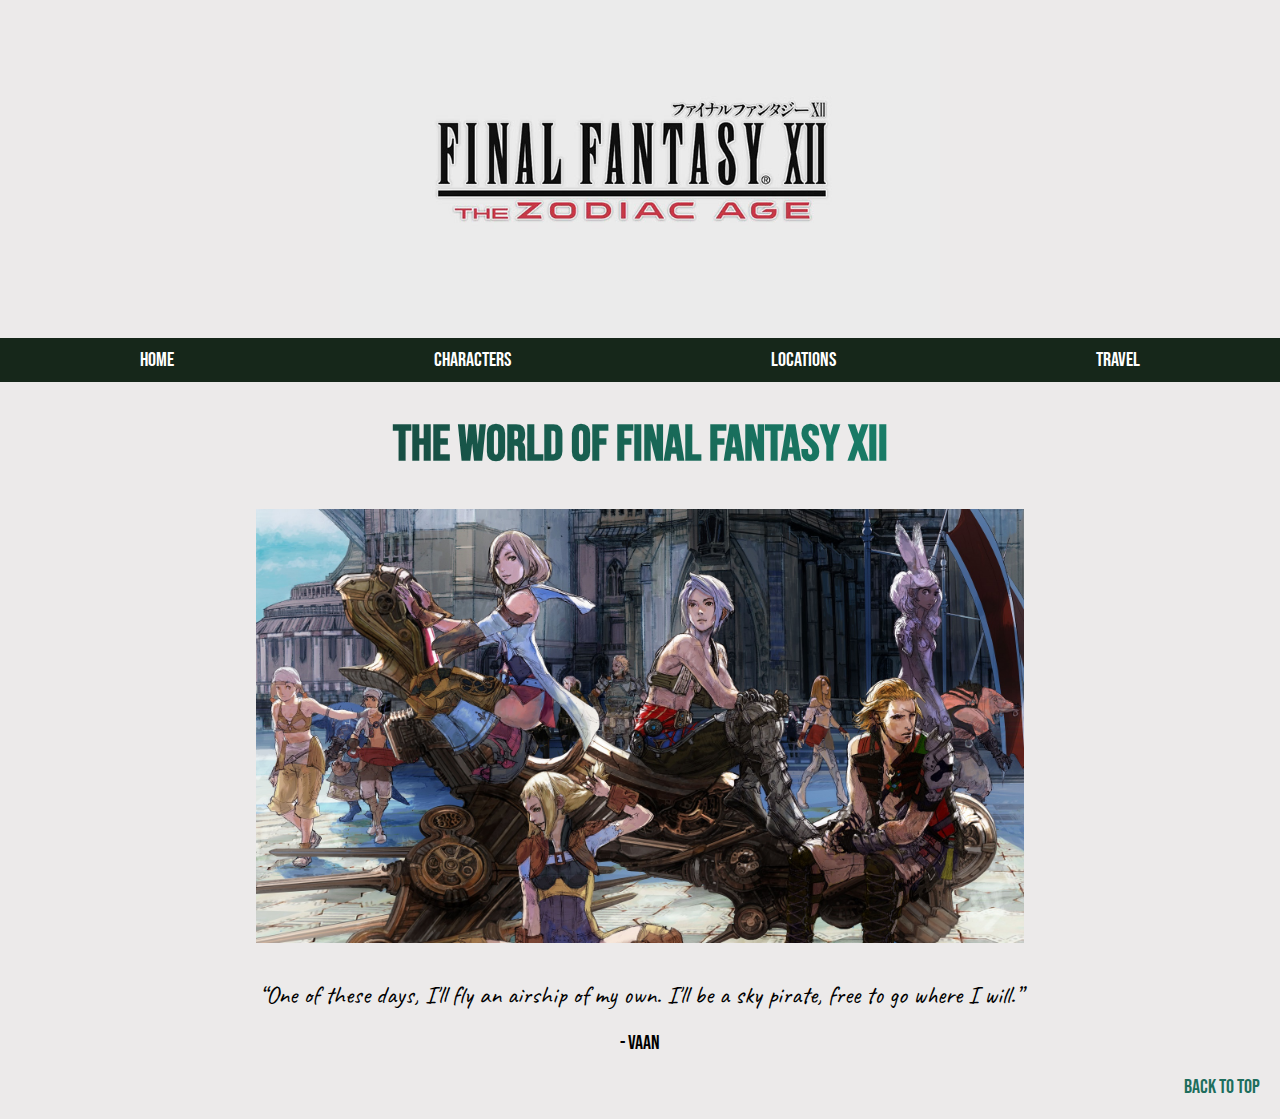
<file: index.html>
<!DOCTYPE html>
<html lang="en">
<head>
    <meta charset="UTF-8">
    <title>Home</title>
    <link rel="stylesheet" href="style.css">
</head>
<body>

<div id="logo">

    <img src="images/logo.jpeg" width="600px">

</div>

    <div id="navbar">
        <a href="index.html">Home</a>
        <a href="characters.html">Characters</a>
        <a href="locations.html">Locations</a>
        <a href="travel.html">Travel</a>
    </div>
<!-- This is how to link pages together -->

<h1 id="main">The World of Final Fantasy XII</h1>

<div id="frontpage">

    <img src="images/characters.jpeg" alt="All of the main characters from Final Fantasy X" width="60%">

</div>
<br><br>

<div id="mainquote">
    
    <q>One of these days, I'll fly an airship of my own. I'll be a sky pirate, free to go where I will.</q>
    <blockquote>- Vaan</blockquote>

</div>

<div id="top"> 

    <a href="#logo">Back to Top</a>

</div>

</body>
</html>
</file>
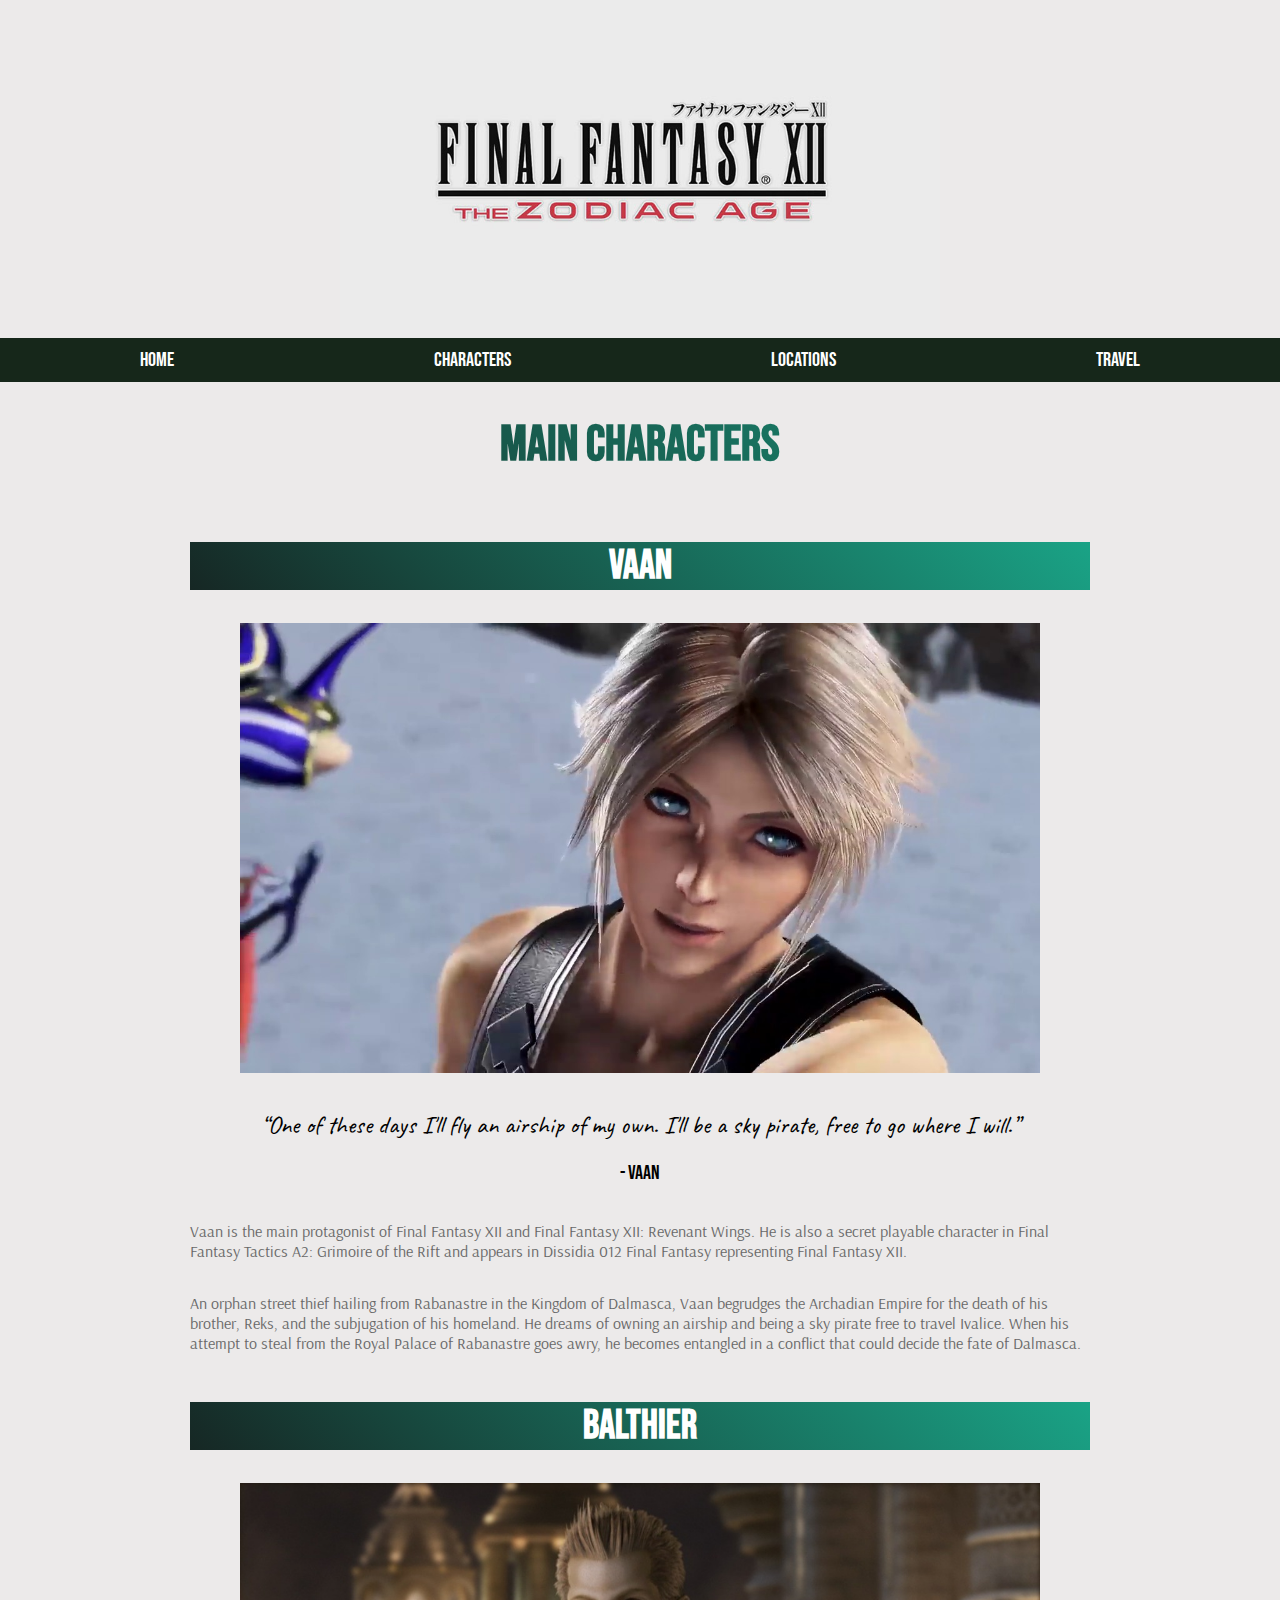
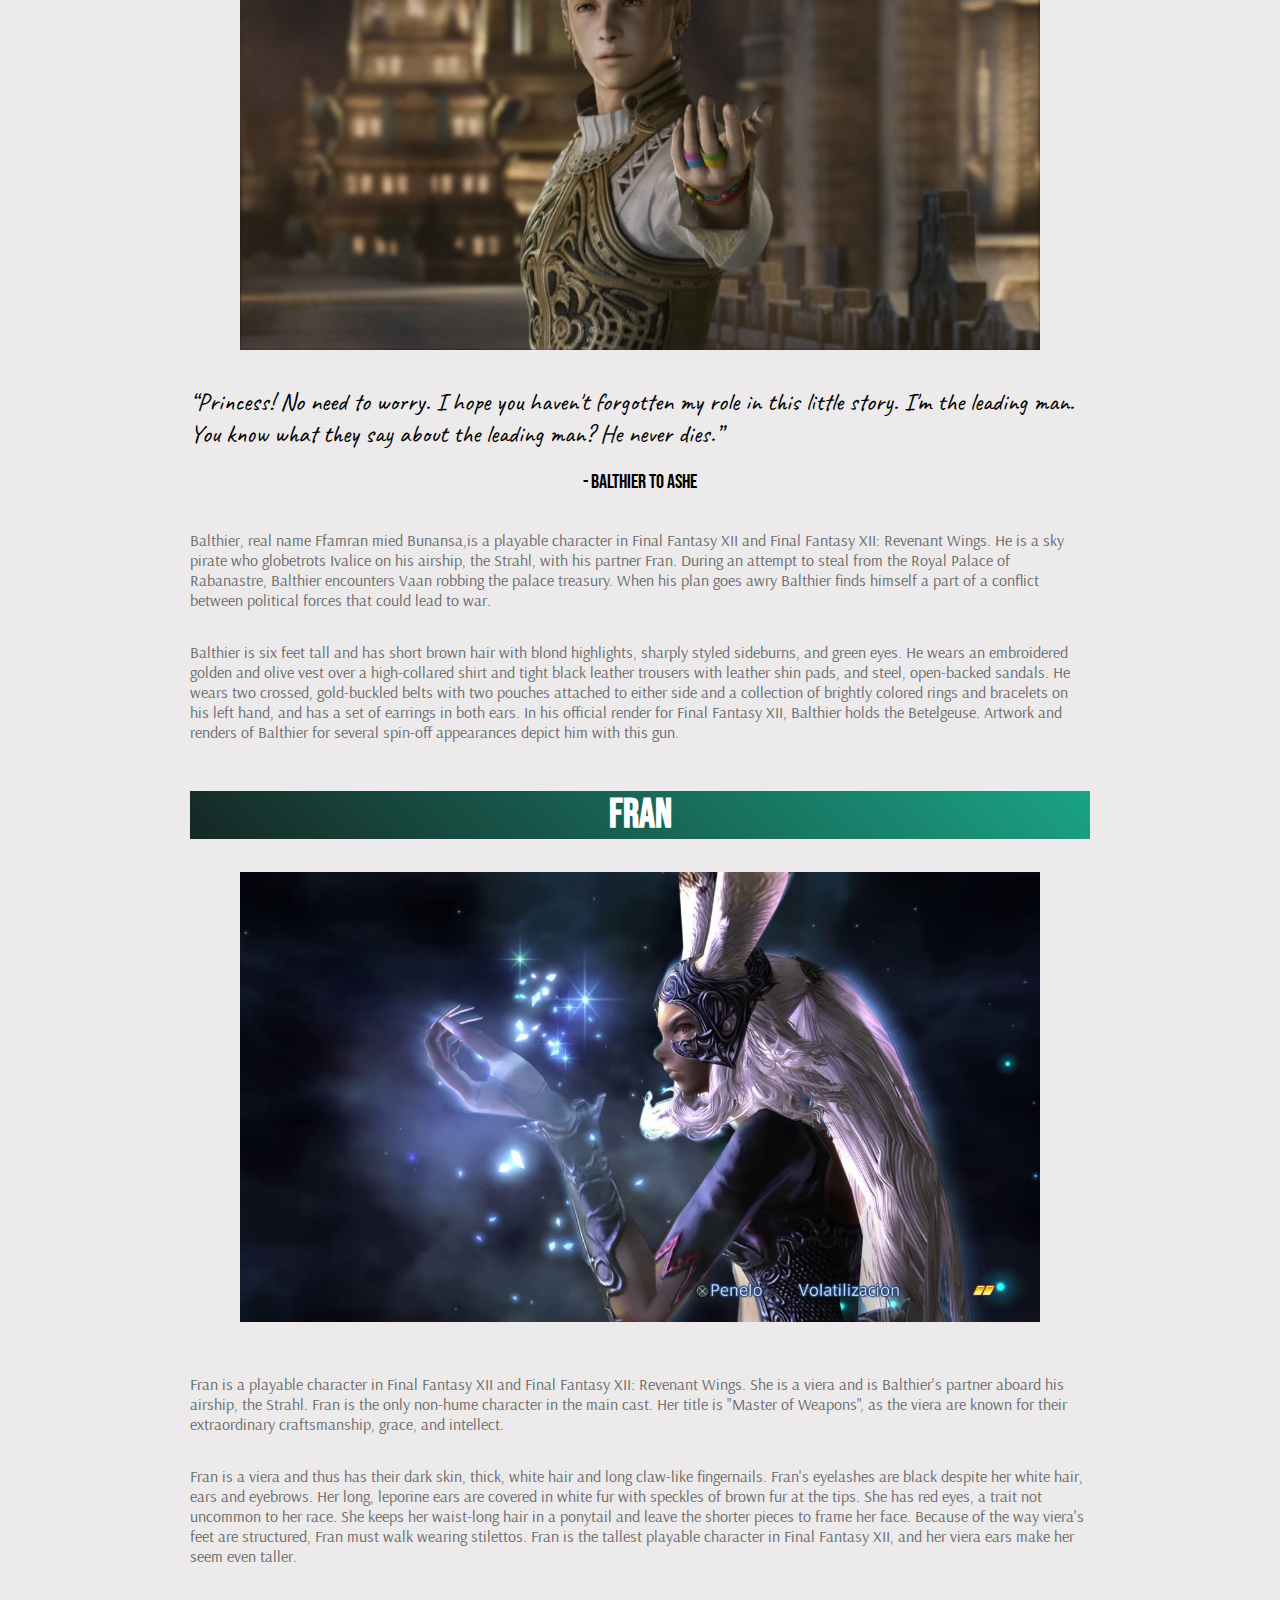
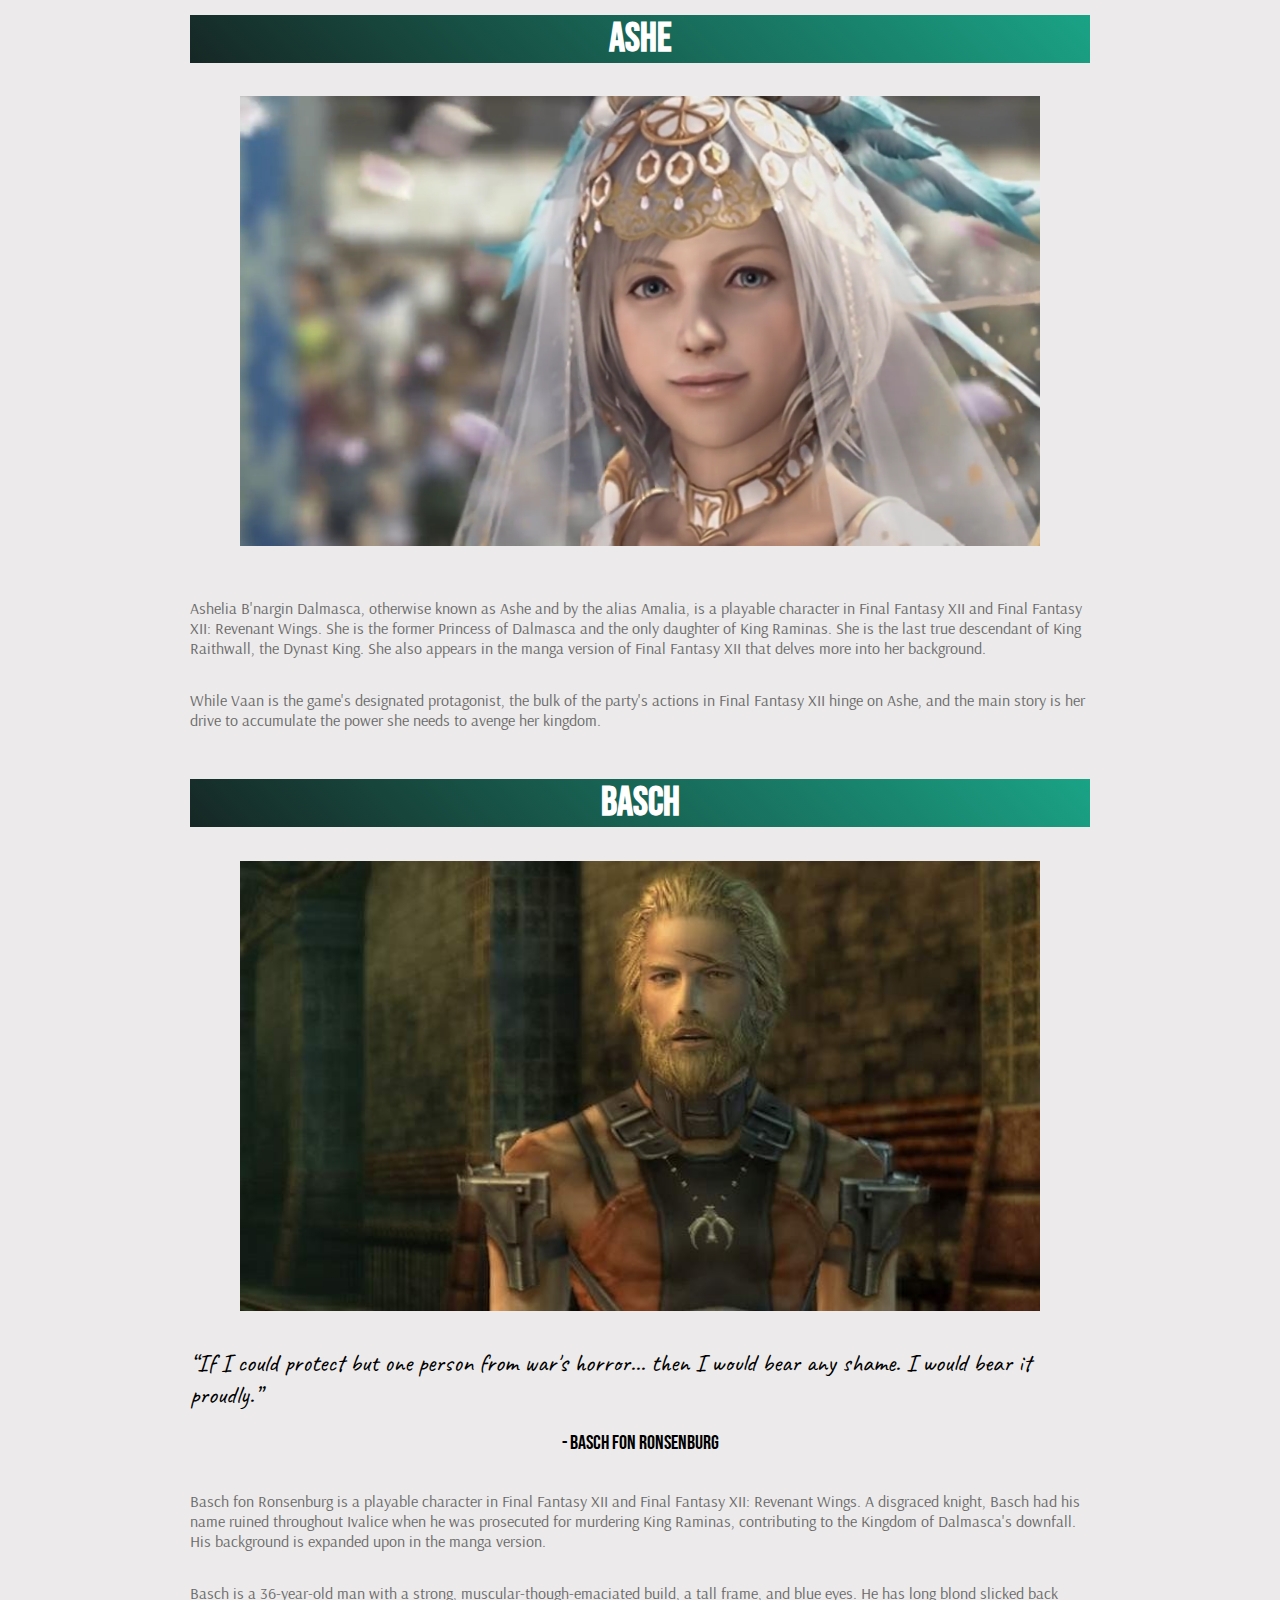
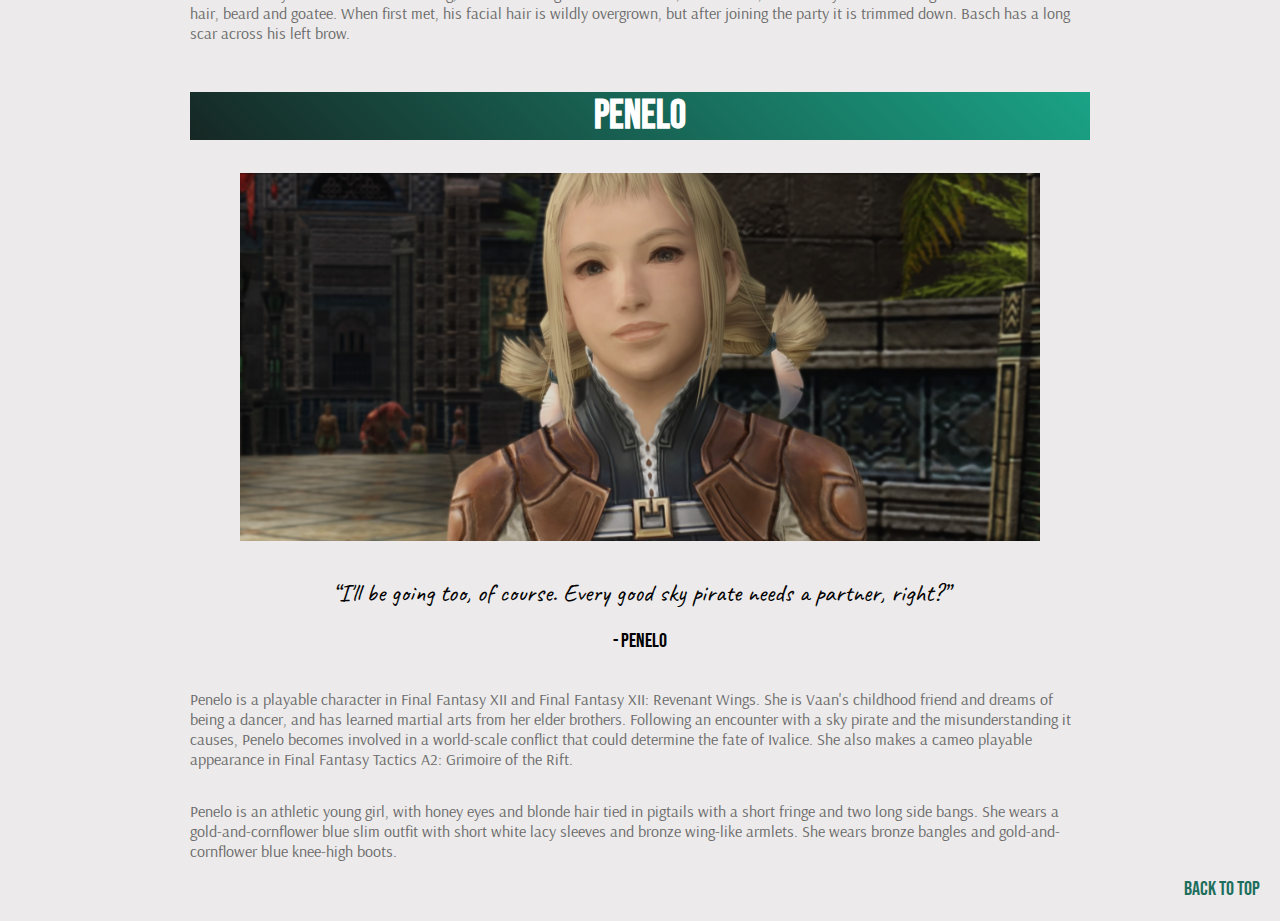
<file: characters.html>
<!DOCTYPE html>
<html lang="en">
<head>
    <meta charset="UTF-8">
    <title>Characters</title>
    <link rel="stylesheet" href="style.css">
</head>
<body>

<div id="logo">

    <img src="images/logo.jpeg" width="600px">

</div>

<div id="navbar">
    <a href="index.html">Home</a>
    <a href="characters.html">Characters</a>
    <a href="locations.html">Locations</a>
    <a href="travel.html">Travel</a>
</div>  

<h1 id="main">Main Characters</h1>

<div class="container">

    <h2 id="whitetext" class="titleback">Vaan</h2>

    <img class="characters" src="images/vaan.jpeg" alt="Vaan from Final Fantasy XII">
    <br><br>
    <div class="quote">

        <q>One of these days I'll fly an airship of my own. I'll be a sky pirate, free to go where I will.</q>
        <blockquote>- Vaan</blockquote>
    
    </div>

    <p class="text">Vaan is the main protagonist of Final Fantasy XII and Final Fantasy XII: Revenant Wings. He is also a secret playable character in Final Fantasy Tactics A2: Grimoire of the Rift and appears in Dissidia 012 Final Fantasy representing Final Fantasy XII.</p>

    <p class="text">An orphan street thief hailing from Rabanastre in the Kingdom of Dalmasca, Vaan begrudges the Archadian Empire for the death of his brother, Reks, and the subjugation of his homeland. He dreams of owning an airship and being a sky pirate free to travel Ivalice. When his attempt to steal from the Royal Palace of Rabanastre goes awry, he becomes entangled in a conflict that could decide the fate of Dalmasca.</p>

</div>

<div class="container">

    <h2 class="titleback">Balthier</h2>

    <img class="characters" src="images/balthier.jpeg" alt="Balthier from Final Fantasy XII">
    <br><br>
    <div class="quote">

        <q>Princess! No need to worry. I hope you haven't forgotten my role in this little story. I'm the leading man. You know what they say about the leading man? He never dies.</q>
        <blockquote>- Balthier to Ashe</blockquote>
    
    </div>

    <p class="text">Balthier, real name Ffamran mied Bunansa,is a playable character in Final Fantasy XII and Final Fantasy XII: Revenant Wings. He is a sky pirate who globetrots Ivalice on his airship, the Strahl, with his partner Fran. During an attempt to steal from the Royal Palace of Rabanastre, Balthier encounters Vaan robbing the palace treasury. When his plan goes awry Balthier finds himself a part of a conflict between political forces that could lead to war.</p>

    <p class="text">Balthier is six feet tall and has short brown hair with blond highlights, sharply styled sideburns, and green eyes. He wears an embroidered golden and olive vest over a high-collared shirt and tight black leather trousers with leather shin pads, and steel, open-backed sandals. He wears two crossed, gold-buckled belts with two pouches attached to either side and a collection of brightly colored rings and bracelets on his left hand, and has a set of earrings in both ears. In his official render for Final Fantasy XII, Balthier holds the Betelgeuse. Artwork and renders of Balthier for several spin-off appearances depict him with this gun.</p>

</div>

<div class="container">

    <h2 class="titleback">Fran</h2>

    <img class="characters" src="images/fran.png" alt="Fran from Final Fantasy XII">
    <br><br>
    <!-- <div class="quote">

        <q>A flower peddler living in the Sector 5 slums, Aerith has been under Shinra surveillance all her life because of her unique background. Capable of sensing the planet's life force, she offers magical support to her comrades.</q>
        <blockquote>- Unkown</blockquote>
    
    </div> -->

    <p class="text">Fran is a playable character in Final Fantasy XII and Final Fantasy XII: Revenant Wings. She is a viera and is Balthier's partner aboard his airship, the Strahl. Fran is the only non-hume character in the main cast. Her title is "Master of Weapons", as the viera are known for their extraordinary craftsmanship, grace, and intellect.</p>

    <p class="text">Fran is a viera and thus has their dark skin, thick, white hair and long claw-like fingernails. Fran's eyelashes are black despite her white hair, ears and eyebrows. Her long, leporine ears are covered in white fur with speckles of brown fur at the tips. She has red eyes, a trait not uncommon to her race. She keeps her waist-long hair in a ponytail and leave the shorter pieces to frame her face. Because of the way viera's feet are structured, Fran must walk wearing stilettos. Fran is the tallest playable character in Final Fantasy XII, and her viera ears make her seem even taller.</p>

</div>

<div class="container">

    <h2 class="titleback">Ashe</h2>

    <img class="characters" src="images/ashe.png" alt="Ashe from Final Fantasy XII">
    <br><br>
    <!-- <div class="quote">

        <q>A faction leader of the anti-Shinra militant group Avalanche. Barret is filled with a burning hatred for Shinra, a company he claims is destroying the planet. His right arm has been modified into a firearm, allowing him to attack his enemies at long range.</q>
        <blockquote>- Unkown</blockquote>
    
    </div> -->

    <p class="text">Ashelia B'nargin Dalmasca, otherwise known as Ashe and by the alias Amalia, is a playable character in Final Fantasy XII and Final Fantasy XII: Revenant Wings. She is the former Princess of Dalmasca and the only daughter of King Raminas. She is the last true descendant of King Raithwall, the Dynast King. She also appears in the manga version of Final Fantasy XII that delves more into her background.</p>

    <p class="text">While Vaan is the game's designated protagonist, the bulk of the party's actions in Final Fantasy XII hinge on Ashe, and the main story is her drive to accumulate the power she needs to avenge her kingdom.</p>

</div>

<div class="container">

    <h2 class="titleback">Basch</h2>

    <img class="characters" src="images/basch.jpeg" alt="Basch from Final Fantasy XII">
    <br><br>
    <div class="quote">

        <q>If I could protect but one person from war's horror... then I would bear any shame. I would bear it proudly.</q>
        <blockquote>- Basch fon Ronsenburg</blockquote>
    
    </div>

    <p class="text">Basch fon Ronsenburg is a playable character in Final Fantasy XII and Final Fantasy XII: Revenant Wings. A disgraced knight, Basch had his name ruined throughout Ivalice when he was prosecuted for murdering King Raminas, contributing to the Kingdom of Dalmasca's downfall. His background is expanded upon in the manga version.</p>

    <p class="text">Basch is a 36-year-old man with a strong, muscular-though-emaciated build, a tall frame, and blue eyes. He has long blond slicked back hair, beard and goatee. When first met, his facial hair is wildly overgrown, but after joining the party it is trimmed down. Basch has a long scar across his left brow.</p>

</div>

<div class="container">

    <h2 class="titleback">Penelo</h2>

    <img class="characters" src="images/penelo.png" alt="Penelo from Final Fantasy XII">
    <br><br>
    <div class="quote">

        <q>I'll be going too, of course. Every good sky pirate needs a partner, right?</q>
        <blockquote>- Penelo</blockquote>
    
    </div>

    <p class="text">Penelo is a playable character in Final Fantasy XII and Final Fantasy XII: Revenant Wings. She is Vaan's childhood friend and dreams of being a dancer, and has learned martial arts from her elder brothers. Following an encounter with a sky pirate and the misunderstanding it causes, Penelo becomes involved in a world-scale conflict that could determine the fate of Ivalice. She also makes a cameo playable appearance in Final Fantasy Tactics A2: Grimoire of the Rift.</p>

    <p class="text">Penelo is an athletic young girl, with honey eyes and blonde hair tied in pigtails with a short fringe and two long side bangs. She wears a gold-and-cornflower blue slim outfit with short white lacy sleeves and bronze wing-like armlets. She wears bronze bangles and gold-and-cornflower blue knee-high boots.</p>

</div>

<div id="top"> 

    <a href="#logo">Back to Top</a>

</div>

</body>
</html>
</file>
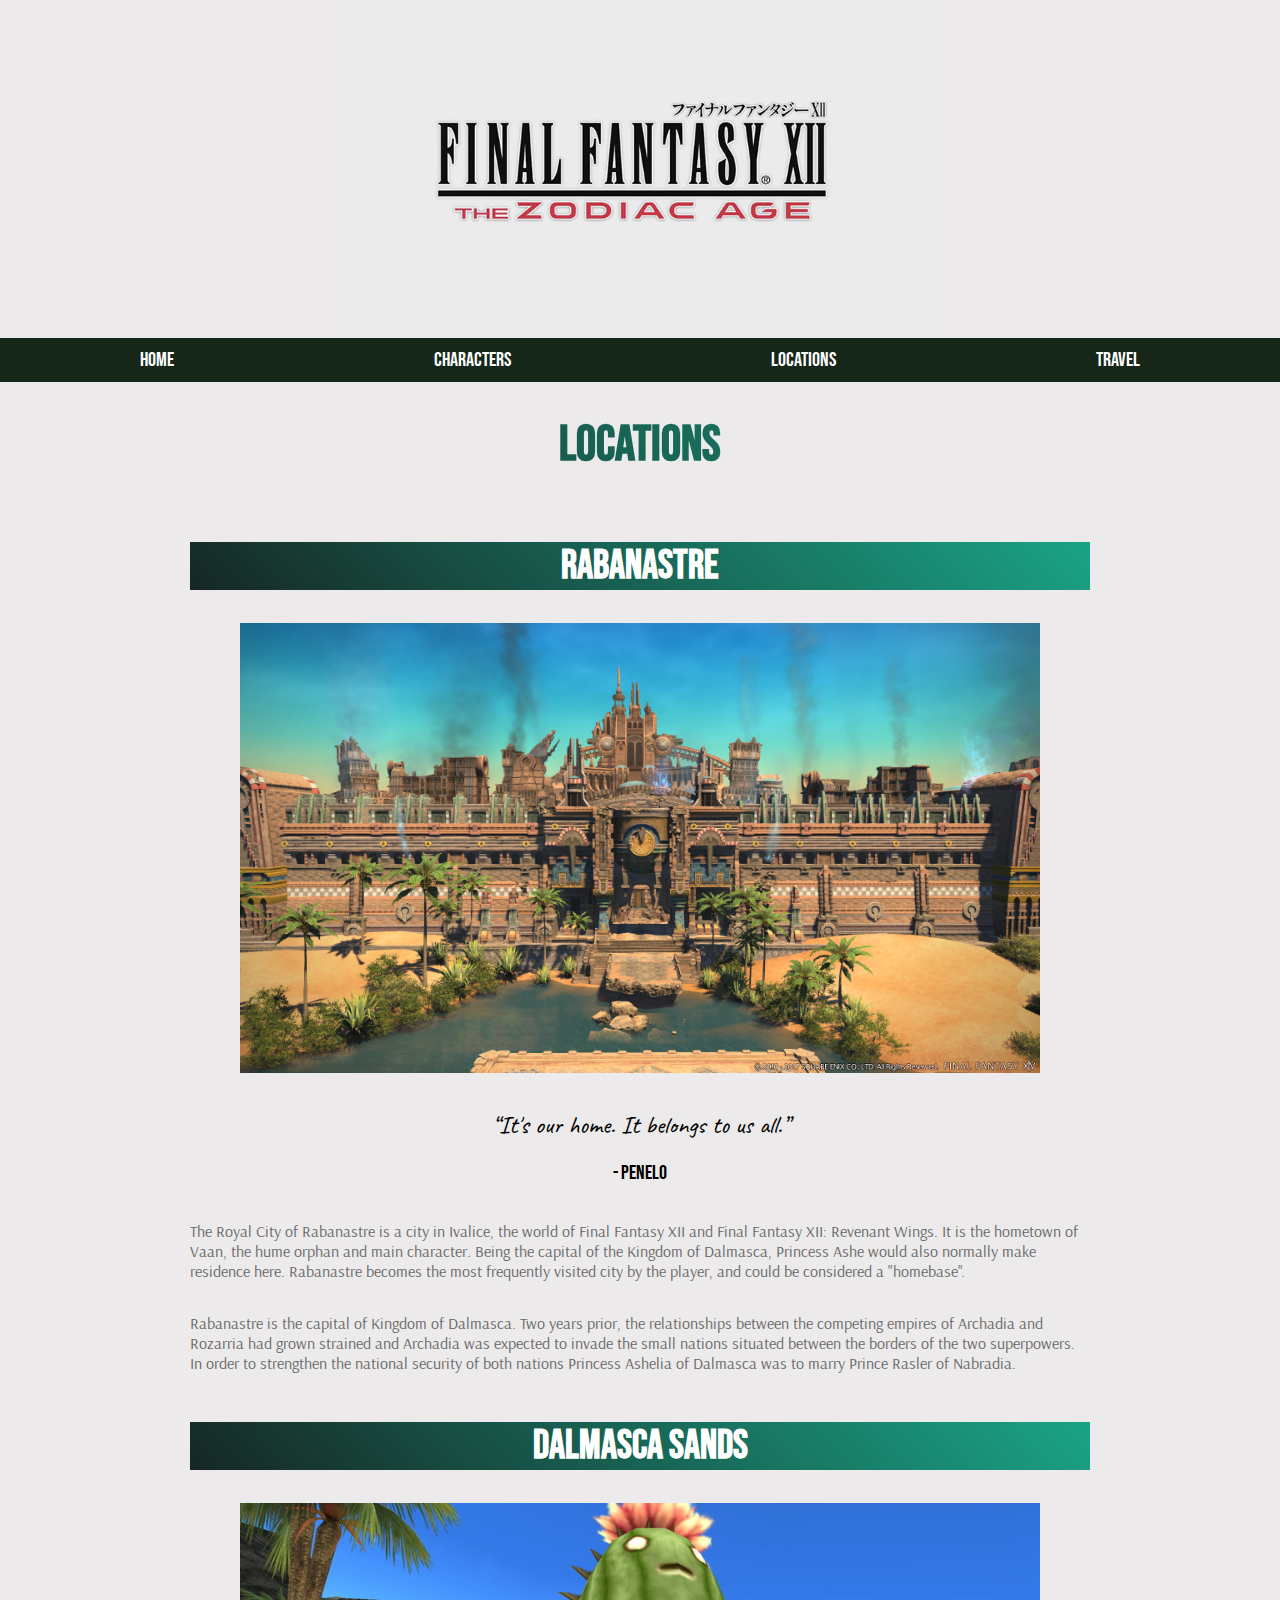
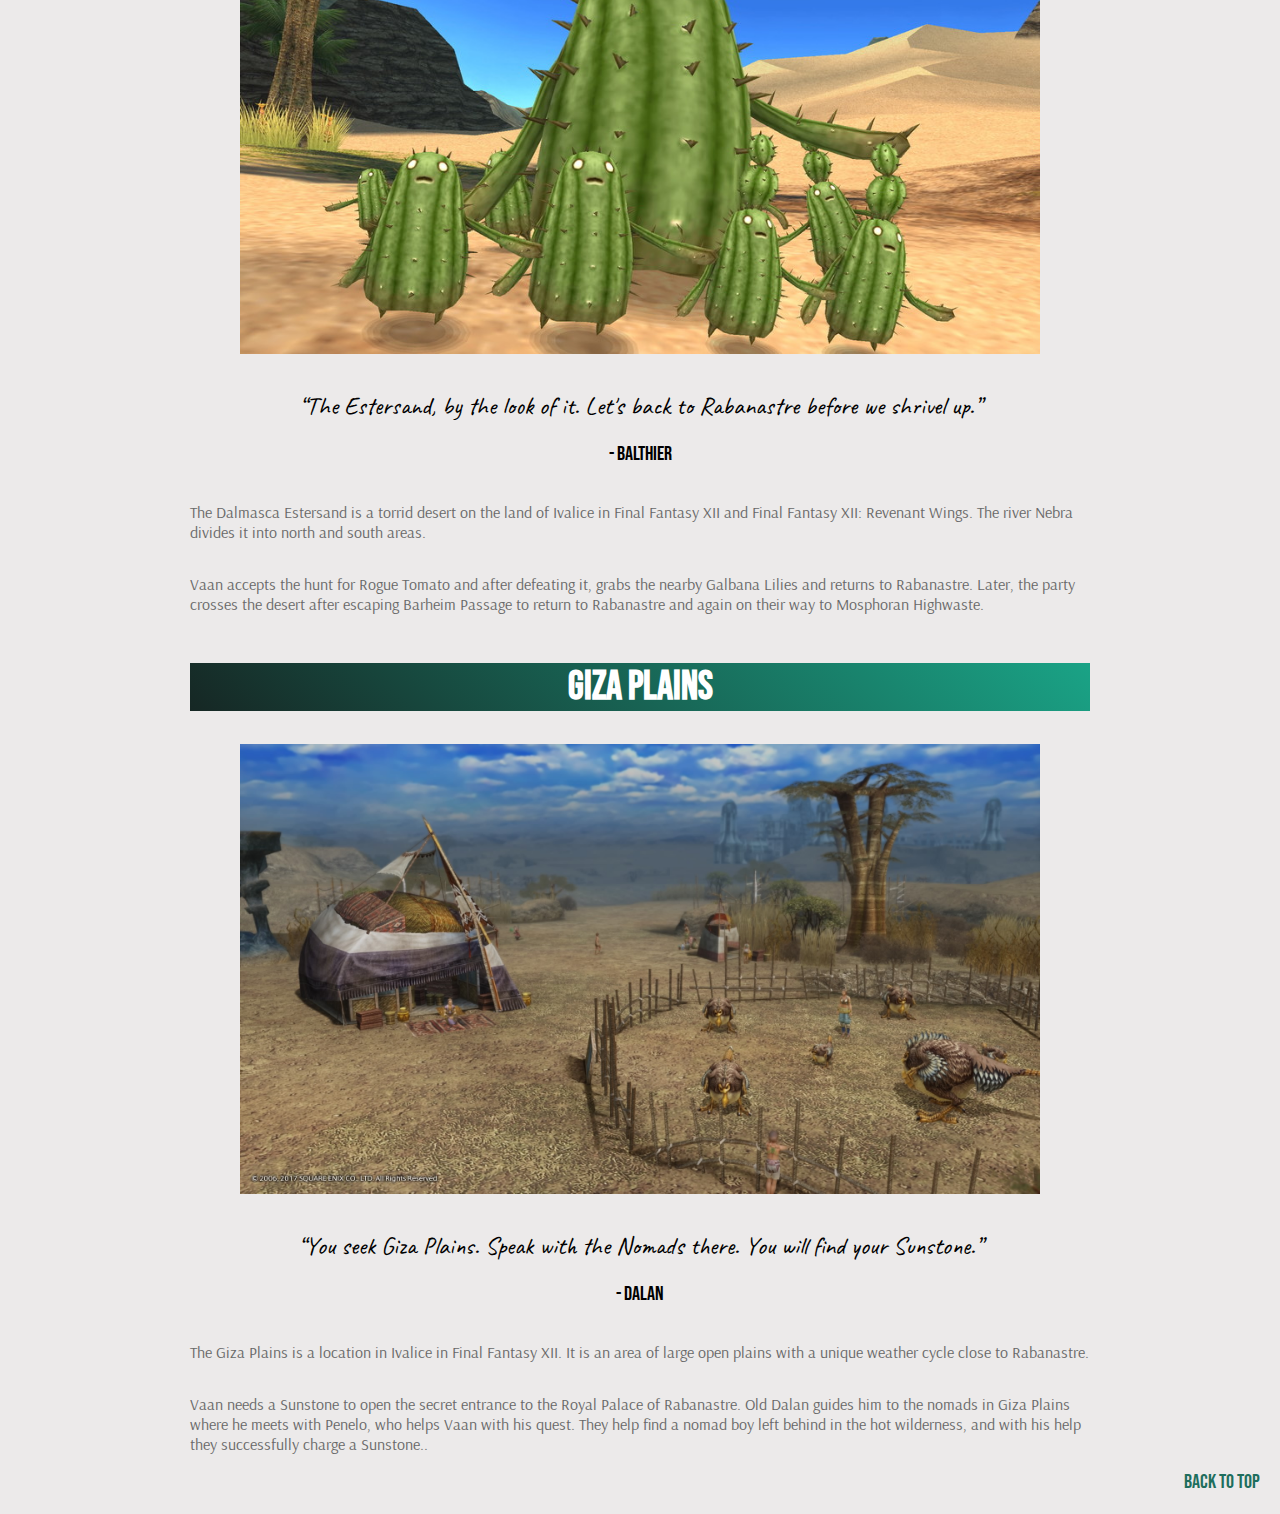
<file: locations.html>
<!DOCTYPE html>
<html lang="en">
<head>
    <meta charset="UTF-8">
    <title>Locations</title>
    <link rel="stylesheet" href="style.css">
</head>
<body>

<div id="logo">

    <img src="images/logo.jpeg" width="600px">

</div>

<div id="navbar">
    <a href="index.html">Home</a>
    <a href="characters.html">Characters</a>
    <a href="locations.html">Locations</a>
    <a href="travel.html">Travel</a>
</div> 

<h1 id="main">Locations</h1>

<div class="container">

    <h2 class="titleback">Rabanastre</h2>

    <img class="characters" src="images/rabanastre.png" alt="Rabanastre from Final Fantasy XII">
    <br><br>
    <div class="quote">

        <q>It's our home. It belongs to us all.</q>
        <blockquote>- Penelo</blockquote>
    
    </div>

    <p class="text">The Royal City of Rabanastre is a city in Ivalice, the world of Final Fantasy XII and Final Fantasy XII: Revenant Wings. It is the hometown of Vaan, the hume orphan and main character. Being the capital of the Kingdom of Dalmasca, Princess Ashe would also normally make residence here. Rabanastre becomes the most frequently visited city by the player, and could be considered a "homebase".</p>

    <p class="text">Rabanastre is the capital of Kingdom of Dalmasca. Two years prior, the relationships between the competing empires of Archadia and Rozarria had grown strained and Archadia was expected to invade the small nations situated between the borders of the two superpowers. In order to strengthen the national security of both nations Princess Ashelia of Dalmasca was to marry Prince Rasler of Nabradia.</p>

</div>

<div class="container">

    <h2 class="titleback">Dalmasca Sands</h2>

    <img class="characters" src="images/dalmascasands.jpeg" alt="Dalmasca Sands from Final Fantasy XII">
    <br><br>
    <div class="quote">

        <q>The Estersand, by the look of it. Let's back to Rabanastre before we shrivel up.</q>
        <blockquote>- Balthier</blockquote>
    
    </div>

    <p class="text">The Dalmasca Estersand is a torrid desert on the land of Ivalice in Final Fantasy XII and Final Fantasy XII: Revenant Wings. The river Nebra divides it into north and south areas.</p>

    <p class="text">Vaan accepts the hunt for Rogue Tomato and after defeating it, grabs the nearby Galbana Lilies and returns to Rabanastre. Later, the party crosses the desert after escaping Barheim Passage to return to Rabanastre and again on their way to Mosphoran Highwaste.</p>

</div>

<div class="container">

    <h2 class="titleback">Giza Plains</h2>

    <img class="characters" src="images/gizaplains.jpeg" alt="Giza Plains from Final Fantasy XII">
    <br><br>
    <div class="quote">

        <q>You seek Giza Plains. Speak with the Nomads there. You will find your Sunstone.</q>
        <blockquote>- Dalan</blockquote>
    
    </div>

    <p class="text">The Giza Plains is a location in Ivalice in Final Fantasy XII. It is an area of large open plains with a unique weather cycle close to Rabanastre.</p>

    <p class="text">Vaan needs a Sunstone to open the secret entrance to the Royal Palace of Rabanastre. Old Dalan guides him to the nomads in Giza Plains where he meets with Penelo, who helps Vaan with his quest. They help find a nomad boy left behind in the hot wilderness, and with his help they successfully charge a Sunstone..</p>

</div>

<div id="top"> 

    <a href="#logo">Back to Top</a>

</div>

</body>
</html>
</file>
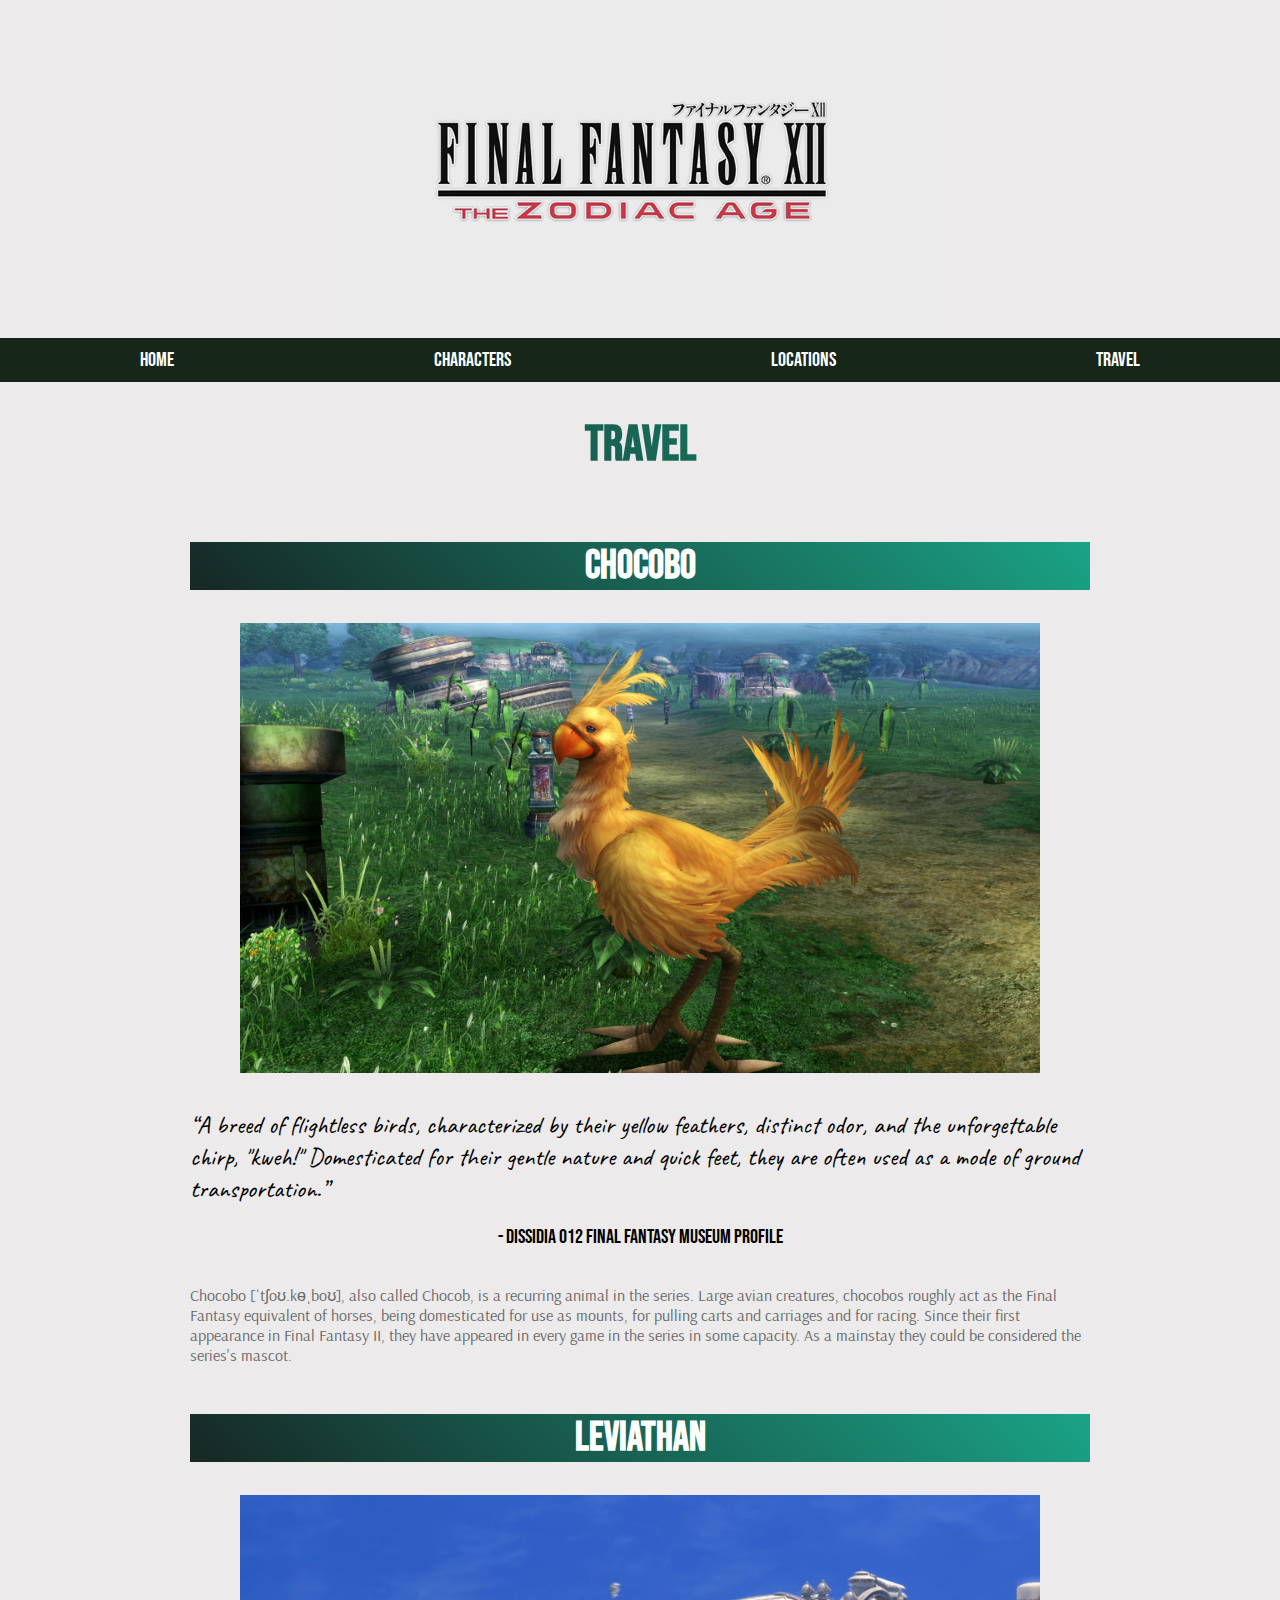
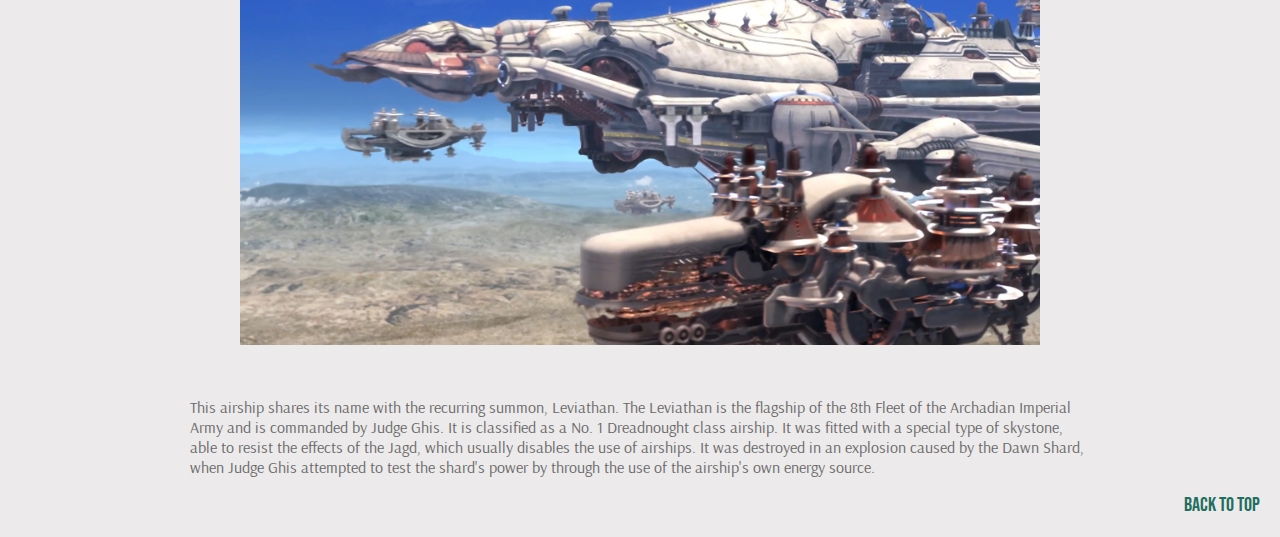
<file: travel.html>
<!DOCTYPE html>
<html lang="en">
<head>
    <meta charset="UTF-8">
    <title>Travel</title>
    <link rel="stylesheet" href="style.css">
</head>
<body>

<div id="logo">

    <img src="images/logo.jpeg" width="600px">

</div> 

<div id="navbar">
    <a href="index.html">Home</a>
    <a href="characters.html">Characters</a>
    <a href="locations.html">Locations</a>
    <a href="travel.html">Travel</a>
</div> 

<h1 id="main">Travel</h1>

<div class="container">

    <h2 class="titleback">Chocobo</h2>

    <img class="characters" src="images/chocobo.jpeg" alt="A chocobo from Final Fantasy XII">
    <br><br>
    <div class="quote">

        <q>A breed of flightless birds, characterized by their yellow feathers, distinct odor, and the unforgettable chirp, "kweh!" Domesticated for their gentle nature and quick feet, they are often used as a mode of ground transportation.</q>
        <blockquote>- Dissidia 012 Final Fantasy Museum profile</blockquote>
    
    </div>

    <p class="text">Chocobo [ˈtʃoʊ.kɵˌboʊ], also called Chocob, is a recurring animal in the series. Large avian creatures, chocobos roughly act as the Final Fantasy equivalent of horses, being domesticated for use as mounts, for pulling carts and carriages and for racing. Since their first appearance in Final Fantasy II, they have appeared in every game in the series in some capacity. As a mainstay they could be considered the series's mascot.</p>

</div>

<div class="container">

    <h2 class="titleback">Leviathan</h2>

    <img class="characters" src="images/leviathan.jpeg" alt="The Leviathan airship from Final Fantasy XII">
    <br><br>
    <!-- <div class="quote">

        <q>A breed of flightless birds, characterized by their yellow feathers, distinct odor, and the unforgettable chirp, "kweh!" Domesticated for their gentle nature and quick feet, they are often used as a mode of ground transportation.</q>
        <blockquote>- Dissidia 012 Final Fantasy Museum profile</blockquote>
    
    </div> -->

    <p class="text">This airship shares its name with the recurring summon, Leviathan. The Leviathan is the flagship of the 8th Fleet of the Archadian Imperial Army and is commanded by Judge Ghis. It is classified as a No. 1 Dreadnought class airship. It was fitted with a special type of skystone, able to resist the effects of the Jagd, which usually disables the use of airships. It was destroyed in an explosion caused by the Dawn Shard, when Judge Ghis attempted to test the shard's power by through the use of the airship's own energy source.</p>

</div>

<div id="top"> 

    <a href="#logo">Back to Top</a>

</div>
    
</body>
</html>
</file>
<file: style.css>
@import url("https://fonts.googleapis.com/css2?family=Bebas+Neue&display=swap");
/* font-family: 'Bebas Neue', cursive; */

@import url("https://fonts.googleapis.com/css2?family=Caveat&display=swap");
/* font-family: 'Caveat', cursive; */

@import url("https://fonts.googleapis.com/css2?family=Arsenal&display=swap");
/* font-family: 'Arsenal', sans-serif; */

/* Colours
FF7 Dark Green: 30, 110, 93
FF7 Lighter Green: 26, 163, 134
FF7 Grey: 22, 39, 36 */

body {
  margin: 0px;
  background-color: #eceaea;
}

#navbar {
  background-color: rgb(22, 39, 26);
  display: flex;
  justify-content: space-around;
  margin: 0px 0px 10px;
  padding: 10px;
}

#navbar a {
  color: white;
  font-size: 20px;
}

#navbar a:hover {
  color: rgb(26, 163, 134);
}

#main {
  display: flex;
  justify-content: center;
}

h1,
h2,
a {
  font-family: "Bebas Neue", cursive;
  text-decoration: none;
}

h1 {
  font-size: 50px;
  background: -webkit-linear-gradient(
    45deg,
    rgb(22, 39, 36),
    rgb(26, 163, 134)
  );
  -webkit-background-clip: text;
  -webkit-text-fill-color: transparent;
}

h2 {
  font-size: 40px;
}

p {
  font-family: "Arsenal", sans-serif;
}

#logo {
  display: flex;
  justify-content: center;
}

#frontpage {
  display: flex;
  flex-direction: column;
  align-items: center;
}

.titleback {
  background: -webkit-linear-gradient(
    45deg,
    rgb(22, 39, 36),
    rgb(26, 163, 134)
  );
  /* -webkit-background-clip: text; */
  -webkit-text-fill-color: white;
  width: 900px;
  display: flex;
  justify-content: center;
  color: white;
}

.characters {
  width: 800px;
}

.text {
  width: 900px;
  color: dimgray;
}

.container {
  display: flex;
  flex-direction: column;
  align-items: center;
  /* background-color: rgb(74, 74, 74, 0.6); */
  margin: 0px 150px 0px 150px;
}

q {
  font-size: 25px;
  font-family: "Caveat", cursive;
}

blockquote {
  font-size: 20px;
  font-family: "Bebas Neue", cursive;
}

.quote {
  display: flex;
  flex-direction: column;
  align-items: center;
  max-width: 900px;
}

#mainquote {
  display: flex;
  flex-direction: column;
  align-items: center;
}

#top {
  display: flex;
  justify-content: flex-end;
  margin: 0px 20px 20px 0px;
  font-size: 20px;
}

#top a {
  color: rgb(30, 110, 93);
}

#top a:hover {
  color: rgb(26, 163, 134);
}
</file>
